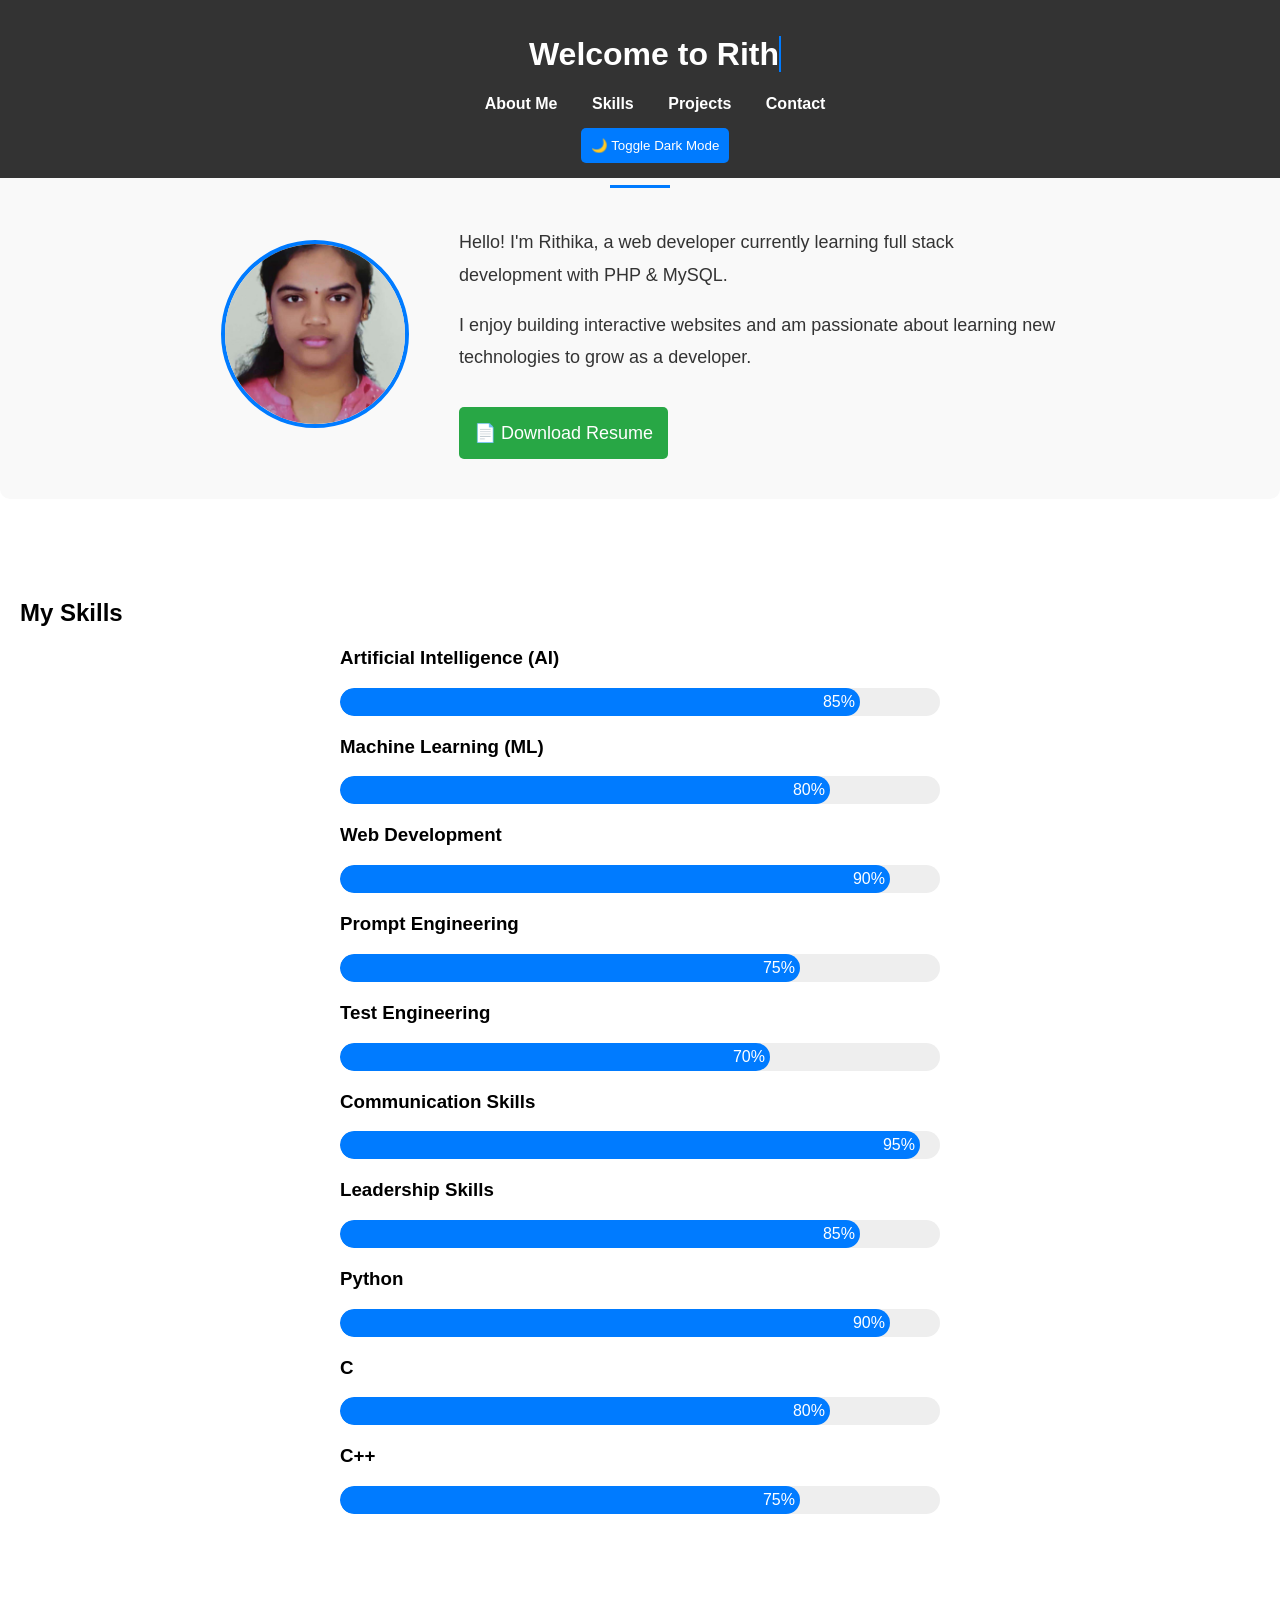
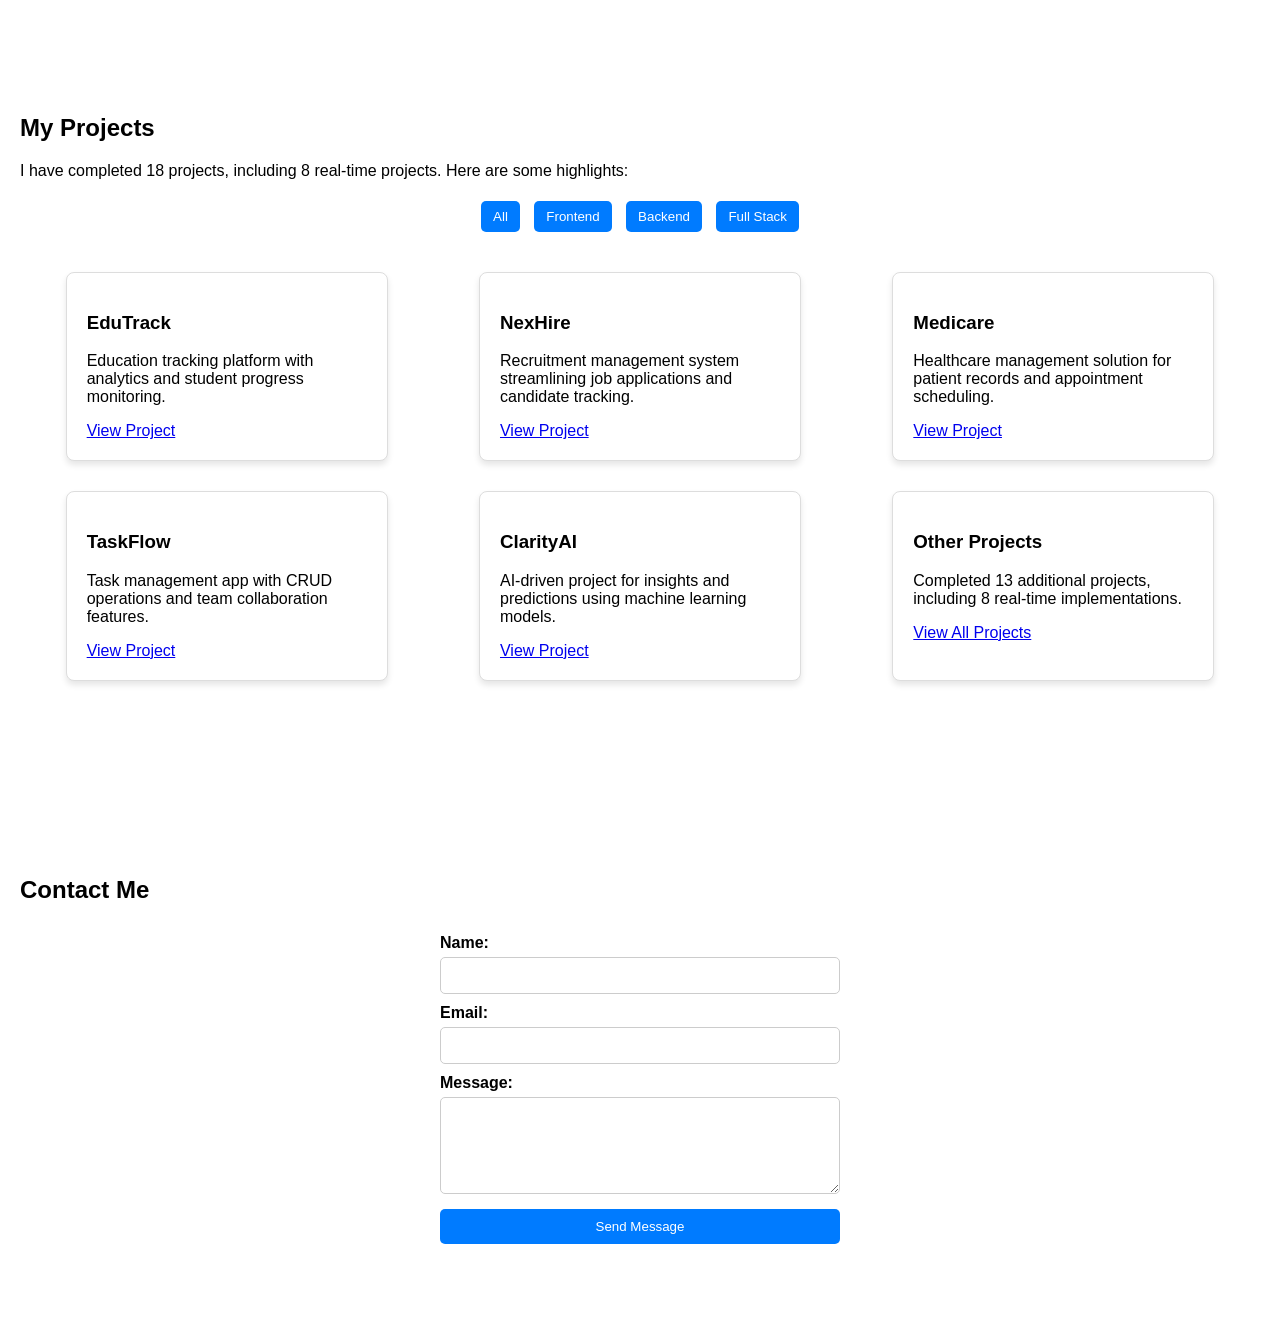
<file: index.html>
<!DOCTYPE html>
<html lang="en">
<head>
  <meta charset="UTF-8">
  <meta name="viewport" content="width=device-width, initial-scale=1.0">
  <title>Rithika's Portfolio</title>
  <link rel="stylesheet" href="style.css">
</head>
<body>
  <header>
    <h1><span id="typing"></span></h1>
    <nav>
      <ul>
        <li><a href="#about">About Me</a></li>
        <li><a href="#skills">Skills</a></li>
        <li><a href="#projects">Projects</a></li>
        <li><a href="#contact">Contact</a></li>
      </ul>
    </nav>
    <button id="darkModeToggle">🌙 Toggle Dark Mode</button>
  </header>

  <!-- About Section -->
  <section id="about">
    <h2>About Me</h2>
    <div class="about-container">
      <img src="profile.jpg" alt="Rithika's Profile Picture" class="profile-pic">
      <div class="about-text">
        <p>Hello! I'm Rithika, a web developer currently learning full stack development with PHP & MySQL.</p>
        <p>I enjoy building interactive websites and am passionate about learning new technologies to grow as a developer.</p>
        <a href="resume.pdf" download class="resume-btn">📄 Download Resume</a>
      </div>
    </div>
  </section>

  <!-- Skills Section -->
  <section id="skills">
    <h2>My Skills</h2>
    <div class="skills-container">
      <!-- Technical Skills -->
      <div class="skill"><h3>Artificial Intelligence (AI)</h3><div class="progress"><div class="progress-bar">85%</div></div></div>
      <div class="skill"><h3>Machine Learning (ML)</h3><div class="progress"><div class="progress-bar">80%</div></div></div>
      <div class="skill"><h3>Web Development</h3><div class="progress"><div class="progress-bar">90%</div></div></div>
      <div class="skill"><h3>Prompt Engineering</h3><div class="progress"><div class="progress-bar">75%</div></div></div>
      <div class="skill"><h3>Test Engineering</h3><div class="progress"><div class="progress-bar">70%</div></div></div>

      <!-- Other Skills -->
      <div class="skill"><h3>Communication Skills</h3><div class="progress"><div class="progress-bar">95%</div></div></div>
      <div class="skill"><h3>Leadership Skills</h3><div class="progress"><div class="progress-bar">85%</div></div></div>

      <!-- Programming Languages -->
      <div class="skill"><h3>Python</h3><div class="progress"><div class="progress-bar">90%</div></div></div>
      <div class="skill"><h3>C</h3><div class="progress"><div class="progress-bar">80%</div></div></div>
      <div class="skill"><h3>C++</h3><div class="progress"><div class="progress-bar">75%</div></div></div>
    </div>
  </section>

  <!-- Projects Section -->
  <section id="projects">
    <h2>My Projects</h2>
    <p>I have completed 18 projects, including 8 real-time projects. Here are some highlights:</p>

    <div class="filter-buttons">
      <button data-filter="all">All</button>
      <button data-filter="frontend">Frontend</button>
      <button data-filter="backend">Backend</button>
      <button data-filter="fullstack">Full Stack</button>
    </div>

    <div class="projects-container">
      <div class="project-card" data-category="fullstack">
        <h3>EduTrack</h3>
        <p>Education tracking platform with analytics and student progress monitoring.</p>
        <a href="#">View Project</a>
      </div>

      <div class="project-card" data-category="fullstack">
        <h3>NexHire</h3>
        <p>Recruitment management system streamlining job applications and candidate tracking.</p>
        <a href="#">View Project</a>
      </div>

      <div class="project-card" data-category="fullstack">
        <h3>Medicare</h3>
        <p>Healthcare management solution for patient records and appointment scheduling.</p>
        <a href="#">View Project</a>
      </div>

      <div class="project-card" data-category="backend">
        <h3>TaskFlow</h3>
        <p>Task management app with CRUD operations and team collaboration features.</p>
        <a href="#">View Project</a>
      </div>

      <div class="project-card" data-category="ai">
        <h3>ClarityAI</h3>
        <p>AI-driven project for insights and predictions using machine learning models.</p>
        <a href="#">View Project</a>
      </div>

      <!-- Link to Projects Summary -->
      <div class="project-card" data-category="fullstack">
        <h3>Other Projects</h3>
        <p>Completed 13 additional projects, including 8 real-time implementations.</p>
        <a href="allproject.html">View All Projects</a>
      </div>
    </div>
  </section>

  <!-- Contact Section -->
  <footer id="contact">
    <h2>Contact Me</h2>
    <form id="contactForm" action="contact.php" method="POST">
      <label for="name">Name:</label>
      <input type="text" id="name" name="name" required>

      <label for="email">Email:</label>
      <input type="email" id="email" name="email" required>

      <label for="message">Message:</label>
      <textarea id="message" name="message" rows="5" required></textarea>

      <button type="submit">Send Message</button>
    </form>
  </footer>

  <button id="backToTop">↑ Back to Top</button>
  <script src="script.js"></script>
</body>
</html>
</file>
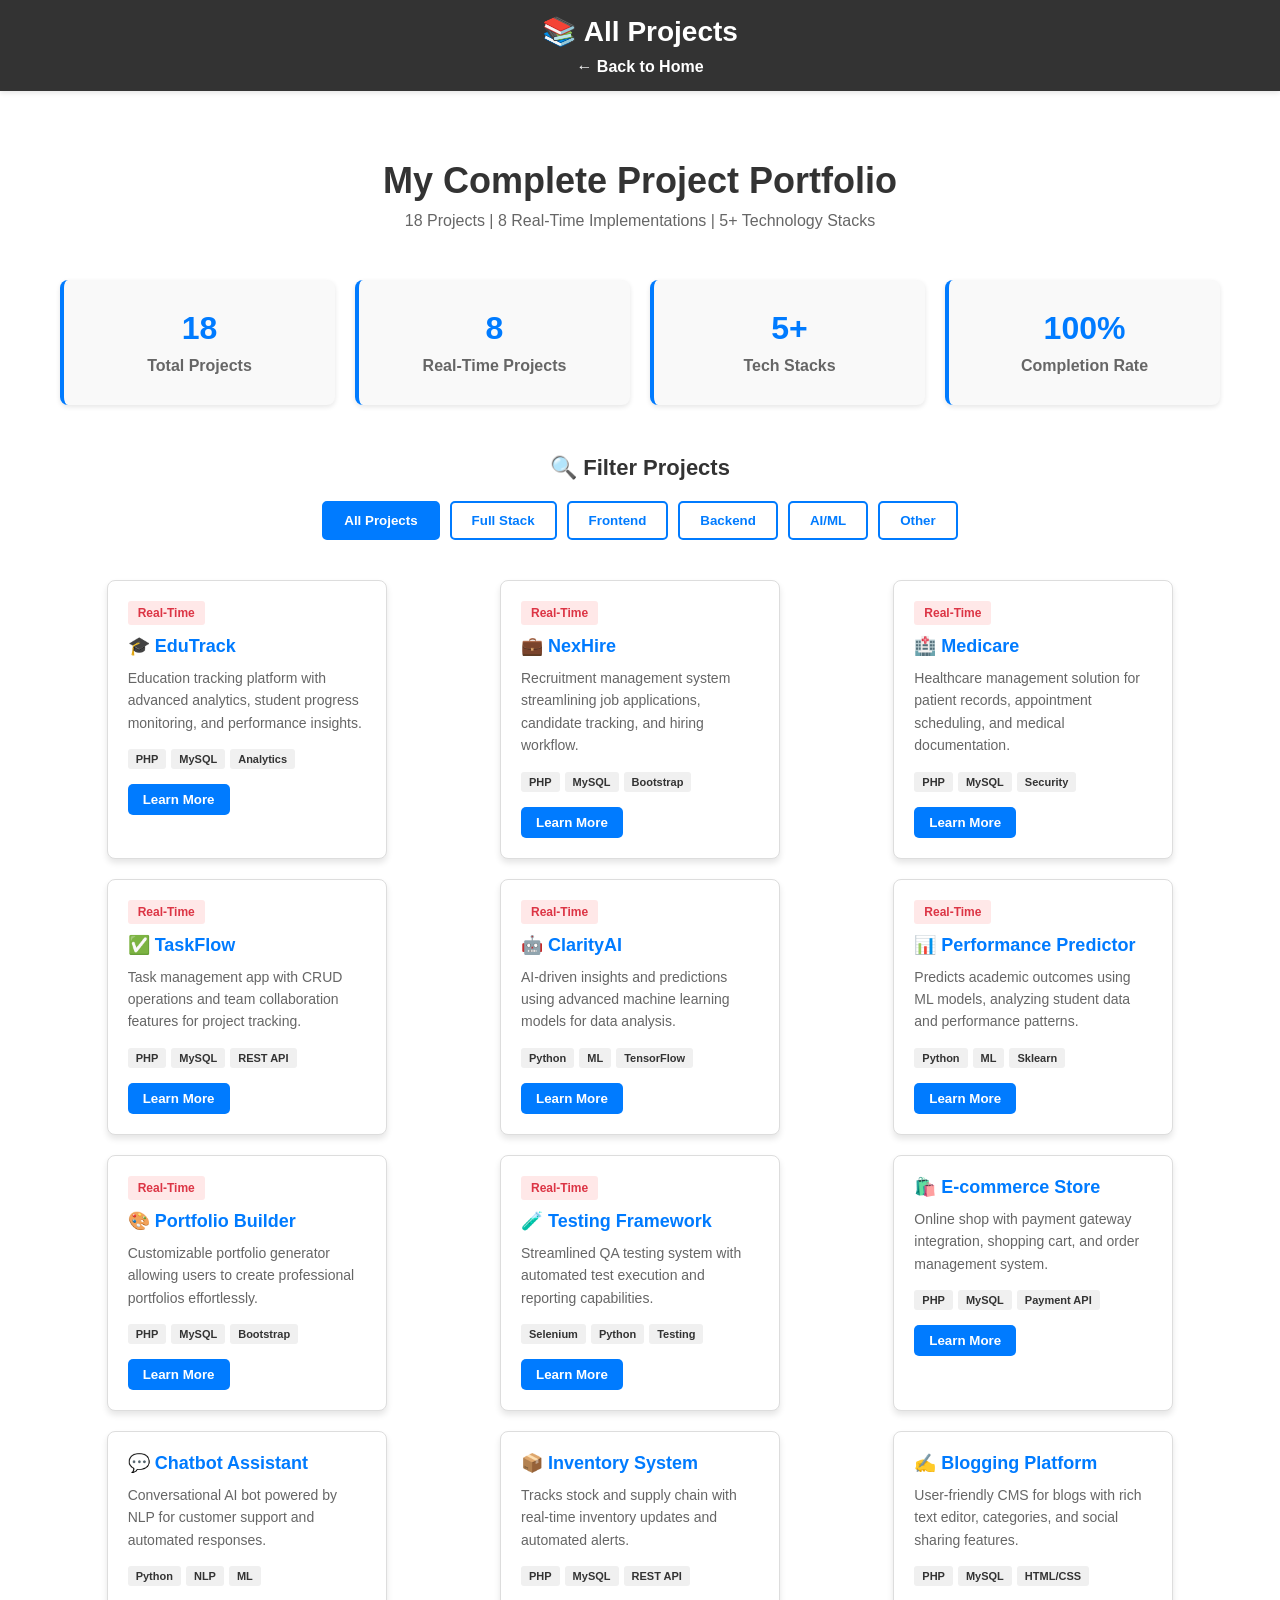
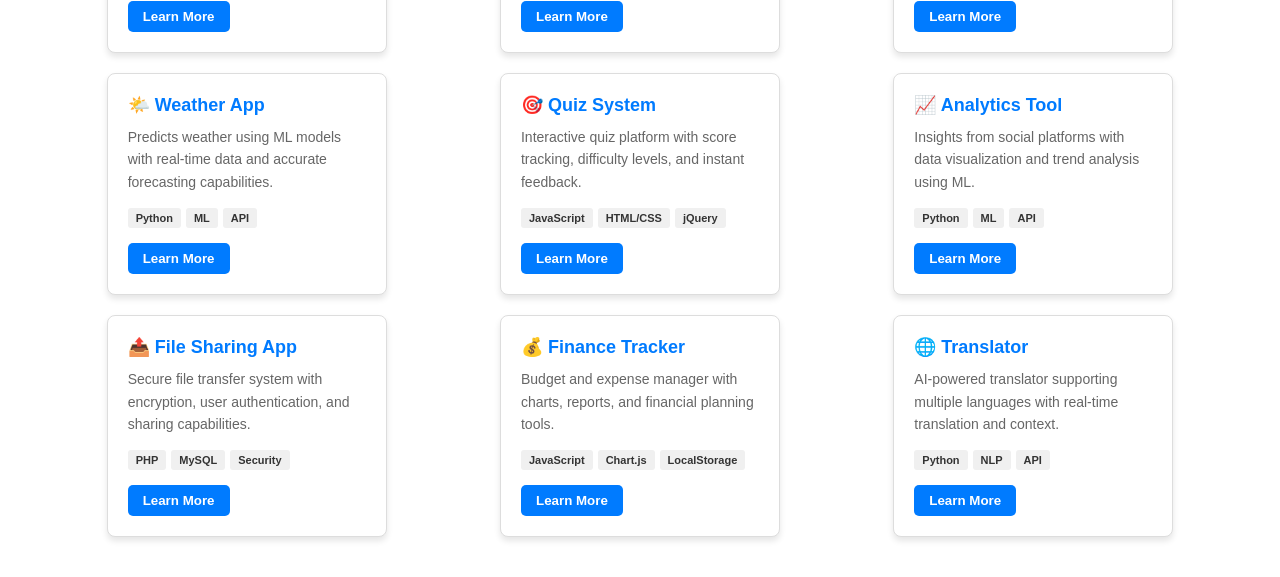
<file: allproject.html>
<!DOCTYPE html>
<html lang="en">
<head>
  <meta charset="UTF-8">
  <meta name="viewport" content="width=device-width, initial-scale=1.0">
  <title>All Projects - Rithika</title>
  <link rel="stylesheet" href="https://cdnjs.cloudflare.com/ajax/libs/font-awesome/6.4.0/css/all.min.css">
  <style>
    * {
      margin: 0;
      padding: 0;
      box-sizing: border-box;
    }

    body {
      font-family: Arial, sans-serif;
      background-color: white;
      color: #333;
    }

    /* Header - Same as index.html */
    header {
      background: #333;
      color: white;
      padding: 15px;
      text-align: center;
      position: fixed;
      top: 0;
      width: 100%;
      z-index: 1000;
      box-shadow: 0 2px 5px rgba(0,0,0,0.1);
    }

    header h1 {
      font-size: 28px;
      margin-bottom: 10px;
    }

    nav ul {
      list-style: none;
      margin: 0;
      padding: 0;
    }

    nav ul li {
      display: inline;
      margin: 0 15px;
    }

    nav ul li a {
      color: white;
      text-decoration: none;
      font-weight: bold;
    }

    nav ul li a:hover {
      color: #007BFF;
    }

    /* Main Content */
    main {
      margin-top: 120px;
      padding: 40px 20px;
      max-width: 1200px;
      margin-left: auto;
      margin-right: auto;
    }

    /* Page Title */
    .page-title {
      text-align: center;
      margin-bottom: 50px;
    }

    .page-title h2 {
      font-size: 36px;
      color: #333;
      margin-bottom: 10px;
    }

    .page-title p {
      font-size: 16px;
      color: #666;
      margin-bottom: 20px;
    }

    /* Stats Section - Same as index.html skills style */
    .stats-container {
      display: grid;
      grid-template-columns: repeat(auto-fit, minmax(200px, 1fr));
      gap: 20px;
      margin-bottom: 50px;
    }

    .stat-box {
      background: #f9f9f9;
      padding: 30px;
      text-align: center;
      border-radius: 8px;
      box-shadow: 0 2px 5px rgba(0,0,0,0.1);
      border-left: 4px solid #007BFF;
    }

    .stat-box h3 {
      font-size: 32px;
      color: #007BFF;
      margin-bottom: 10px;
    }

    .stat-box p {
      color: #666;
      font-weight: bold;
    }

    /* Filter Buttons - Same as index.html button style */
    .filter-section {
      text-align: center;
      margin-bottom: 40px;
    }

    .filter-section h3 {
      color: #333;
      margin-bottom: 20px;
      font-size: 22px;
    }

    .filter-buttons {
      display: flex;
      justify-content: center;
      gap: 10px;
      flex-wrap: wrap;
    }

    .filter-btn {
      padding: 10px 20px;
      border: 2px solid #007BFF;
      background: white;
      color: #007BFF;
      border-radius: 5px;
      cursor: pointer;
      font-weight: bold;
      transition: 0.3s;
    }

    .filter-btn:hover,
    .filter-btn.active {
      background: #007BFF;
      color: white;
    }

    /* Projects Grid - Same as index.html project card style */
    .projects-container {
      display: flex;
      justify-content: space-around;
      flex-wrap: wrap;
      gap: 20px;
    }

    .project-card {
      background: #fff;
      border: 1px solid #ddd;
      border-radius: 8px;
      width: 280px;
      padding: 20px;
      box-shadow: 0 4px 6px rgba(0,0,0,0.1);
      transition: 0.3s;
      display: none;
    }

    .project-card.active {
      display: block;
      animation: slideIn 0.3s ease-out;
    }

    @keyframes slideIn {
      from {
        opacity: 0;
        transform: translateY(10px);
      }
      to {
        opacity: 1;
        transform: translateY(0);
      }
    }

    .project-card:hover {
      transform: translateY(-5px);
      box-shadow: 0 8px 15px rgba(0,0,0,0.2);
    }

    .project-card h3 {
      color: #007BFF;
      margin-bottom: 10px;
      font-size: 18px;
    }

    .project-card p {
      color: #666;
      font-size: 14px;
      line-height: 1.6;
      margin-bottom: 15px;
    }

    .project-category {
      display: inline-block;
      background: #e8f4fd;
      color: #007BFF;
      padding: 5px 10px;
      border-radius: 3px;
      font-size: 12px;
      font-weight: bold;
      margin-bottom: 10px;
    }

    .project-category.realtime {
      background: #ffe8e8;
      color: #dc3545;
    }

    .project-category.frontend {
      background: #e8f4fd;
      color: #0056b3;
    }

    .project-category.backend {
      background: #f0e8f4;
      color: #6f42c1;
    }

    .project-category.fullstack {
      background: #e8f4e8;
      color: #28a745;
    }

    .project-category.aiml {
      background: #fff3e0;
      color: #ff9800;
    }

    .project-technologies {
      display: flex;
      flex-wrap: wrap;
      gap: 5px;
      margin-bottom: 15px;
    }

    .tech-tag {
      background: #f0f0f0;
      color: #333;
      padding: 4px 8px;
      border-radius: 3px;
      font-size: 11px;
      font-weight: bold;
    }

    .project-link {
      display: inline-block;
      padding: 8px 15px;
      background: #007BFF;
      color: white;
      text-decoration: none;
      border-radius: 5px;
      font-weight: bold;
      transition: 0.3s;
      border: none;
      cursor: pointer;
    }

    .project-link:hover {
      background: #0056b3;
    }

    /* No Results */
    .no-results {
      text-align: center;
      padding: 50px 20px;
      color: #666;
      font-size: 18px;
      display: none;
    }

    /* Back Button */
    .back-btn {
      display: inline-block;
      padding: 10px 20px;
      background: #28a745;
      color: white;
      text-decoration: none;
      border-radius: 5px;
      margin-bottom: 30px;
      font-weight: bold;
      transition: 0.3s;
    }

    .back-btn:hover {
      background: #218838;
    }

    /* Dark Mode */
    body.dark-mode {
      background: #121212;
      color: #f4f4f4;
    }

    body.dark-mode main {
      background: #1a1a1a;
    }

    body.dark-mode .stat-box {
      background: #2d2d2d;
      color: #f4f4f4;
      border-left-color: #007BFF;
    }

    body.dark-mode .stat-box h3 {
      color: #007BFF;
    }

    body.dark-mode .project-card {
      background: #2d2d2d;
      border-color: #3d3d3d;
      color: #f4f4f4;
    }

    body.dark-mode .project-card h3 {
      color: #007BFF;
    }

    body.dark-mode .project-card p {
      color: #ccc;
    }

    body.dark-mode .filter-section h3 {
      color: #f4f4f4;
    }

    body.dark-mode .page-title h2 {
      color: #f4f4f4;
    }

    body.dark-mode .page-title p {
      color: #bbb;
    }

    /* Responsive */
    @media (max-width: 768px) {
      header {
        padding: 10px;
      }

      header h1 {
        font-size: 20px;
      }

      nav ul li {
        display: block;
        margin: 5px 0;
      }

      main {
        margin-top: 150px;
        padding: 20px 10px;
      }

      .page-title h2 {
        font-size: 24px;
      }

      .projects-container {
        justify-content: center;
      }

      .project-card {
        width: 95%;
      }

      .stats-container {
        grid-template-columns: repeat(2, 1fr);
      }

      .filter-buttons {
        gap: 5px;
      }

      .filter-btn {
        padding: 8px 12px;
        font-size: 12px;
      }
    }

    @media (max-width: 480px) {
      header h1 {
        font-size: 18px;
      }

      main {
        margin-top: 140px;
      }

      .page-title h2 {
        font-size: 20px;
      }

      .stats-container {
        grid-template-columns: 1fr;
      }

      .project-card {
        width: 100%;
        margin: 10px auto;
      }
    }
  </style>
</head>

<body>

<!-- Header (Same as index.html) -->
<header>
  <h1>📚 All Projects</h1>
  <nav>
    <ul>
      <li><a href="index.html">← Back to Home</a></li>
    </ul>
  </nav>
</header>

<!-- Main Content -->
<main>
  <!-- Page Title -->
  <div class="page-title">
    <h2>My Complete Project Portfolio</h2>
    <p>18 Projects | 8 Real-Time Implementations | 5+ Technology Stacks</p>
  </div>

  <!-- Statistics -->
  <div class="stats-container">
    <div class="stat-box">
      <h3>18</h3>
      <p>Total Projects</p>
    </div>
    <div class="stat-box">
      <h3>8</h3>
      <p>Real-Time Projects</p>
    </div>
    <div class="stat-box">
      <h3>5+</h3>
      <p>Tech Stacks</p>
    </div>
    <div class="stat-box">
      <h3>100%</h3>
      <p>Completion Rate</p>
    </div>
  </div>

  <!-- Filter Section -->
  <div class="filter-section">
    <h3>🔍 Filter Projects</h3>
    <div class="filter-buttons">
      <button class="filter-btn active" data-filter="all">All Projects</button>
      <button class="filter-btn" data-filter="fullstack">Full Stack</button>
      <button class="filter-btn" data-filter="frontend">Frontend</button>
      <button class="filter-btn" data-filter="backend">Backend</button>
      <button class="filter-btn" data-filter="aiml">AI/ML</button>
      <button class="filter-btn" data-filter="other">Other</button>
    </div>
  </div>

  <!-- Projects Grid -->
  <div class="projects-container">
    <!-- 1. EduTrack -->
    <div class="project-card active" data-category="fullstack">
      <span class="project-category realtime">Real-Time</span>
      <h3>🎓 EduTrack</h3>
      <p>Education tracking platform with advanced analytics, student progress monitoring, and performance insights.</p>
      <div class="project-technologies">
        <span class="tech-tag">PHP</span>
        <span class="tech-tag">MySQL</span>
        <span class="tech-tag">Analytics</span>
      </div>
      <button class="project-link" onclick="alert('Project details coming soon!')">Learn More</button>
    </div>

    <!-- 2. NexHire -->
    <div class="project-card active" data-category="fullstack">
      <span class="project-category realtime">Real-Time</span>
      <h3>💼 NexHire</h3>
      <p>Recruitment management system streamlining job applications, candidate tracking, and hiring workflow.</p>
      <div class="project-technologies">
        <span class="tech-tag">PHP</span>
        <span class="tech-tag">MySQL</span>
        <span class="tech-tag">Bootstrap</span>
      </div>
      <button class="project-link" onclick="alert('Project details coming soon!')">Learn More</button>
    </div>

    <!-- 3. Medicare -->
    <div class="project-card active" data-category="fullstack">
      <span class="project-category realtime">Real-Time</span>
      <h3>🏥 Medicare</h3>
      <p>Healthcare management solution for patient records, appointment scheduling, and medical documentation.</p>
      <div class="project-technologies">
        <span class="tech-tag">PHP</span>
        <span class="tech-tag">MySQL</span>
        <span class="tech-tag">Security</span>
      </div>
      <button class="project-link" onclick="alert('Project details coming soon!')">Learn More</button>
    </div>

    <!-- 4. TaskFlow -->
    <div class="project-card active" data-category="backend">
      <span class="project-category realtime">Real-Time</span>
      <h3>✅ TaskFlow</h3>
      <p>Task management app with CRUD operations and team collaboration features for project tracking.</p>
      <div class="project-technologies">
        <span class="tech-tag">PHP</span>
        <span class="tech-tag">MySQL</span>
        <span class="tech-tag">REST API</span>
      </div>
      <button class="project-link" onclick="alert('Project details coming soon!')">Learn More</button>
    </div>

    <!-- 5. ClarityAI -->
    <div class="project-card active" data-category="aiml">
      <span class="project-category realtime">Real-Time</span>
      <h3>🤖 ClarityAI</h3>
      <p>AI-driven insights and predictions using advanced machine learning models for data analysis.</p>
      <div class="project-technologies">
        <span class="tech-tag">Python</span>
        <span class="tech-tag">ML</span>
        <span class="tech-tag">TensorFlow</span>
      </div>
      <button class="project-link" onclick="alert('Project details coming soon!')">Learn More</button>
    </div>

    <!-- 6. Student Performance Predictor -->
    <div class="project-card active" data-category="aiml">
      <span class="project-category realtime">Real-Time</span>
      <h3>📊 Performance Predictor</h3>
      <p>Predicts academic outcomes using ML models, analyzing student data and performance patterns.</p>
      <div class="project-technologies">
        <span class="tech-tag">Python</span>
        <span class="tech-tag">ML</span>
        <span class="tech-tag">Sklearn</span>
      </div>
      <button class="project-link" onclick="alert('Project details coming soon!')">Learn More</button>
    </div>

    <!-- 7. Portfolio Website Builder -->
    <div class="project-card active" data-category="fullstack">
      <span class="project-category realtime">Real-Time</span>
      <h3>🎨 Portfolio Builder</h3>
      <p>Customizable portfolio generator allowing users to create professional portfolios effortlessly.</p>
      <div class="project-technologies">
        <span class="tech-tag">PHP</span>
        <span class="tech-tag">MySQL</span>
        <span class="tech-tag">Bootstrap</span>
      </div>
      <button class="project-link" onclick="alert('Project details coming soon!')">Learn More</button>
    </div>

    <!-- 8. Automated Testing Framework -->
    <div class="project-card active" data-category="other">
      <span class="project-category realtime">Real-Time</span>
      <h3>🧪 Testing Framework</h3>
      <p>Streamlined QA testing system with automated test execution and reporting capabilities.</p>
      <div class="project-technologies">
        <span class="tech-tag">Selenium</span>
        <span class="tech-tag">Python</span>
        <span class="tech-tag">Testing</span>
      </div>
      <button class="project-link" onclick="alert('Project details coming soon!')">Learn More</button>
    </div>

    <!-- 9. E-commerce Store -->
    <div class="project-card active" data-category="fullstack">
      <h3>🛍️ E-commerce Store</h3>
      <p>Online shop with payment gateway integration, shopping cart, and order management system.</p>
      <div class="project-technologies">
        <span class="tech-tag">PHP</span>
        <span class="tech-tag">MySQL</span>
        <span class="tech-tag">Payment API</span>
      </div>
      <button class="project-link" onclick="alert('Project details coming soon!')">Learn More</button>
    </div>

    <!-- 10. Chatbot Assistant -->
    <div class="project-card active" data-category="aiml">
      <h3>💬 Chatbot Assistant</h3>
      <p>Conversational AI bot powered by NLP for customer support and automated responses.</p>
      <div class="project-technologies">
        <span class="tech-tag">Python</span>
        <span class="tech-tag">NLP</span>
        <span class="tech-tag">ML</span>
      </div>
      <button class="project-link" onclick="alert('Project details coming soon!')">Learn More</button>
    </div>

    <!-- 11. Inventory Management System -->
    <div class="project-card active" data-category="backend">
      <h3>📦 Inventory System</h3>
      <p>Tracks stock and supply chain with real-time inventory updates and automated alerts.</p>
      <div class="project-technologies">
        <span class="tech-tag">PHP</span>
        <span class="tech-tag">MySQL</span>
        <span class="tech-tag">REST API</span>
      </div>
      <button class="project-link" onclick="alert('Project details coming soon!')">Learn More</button>
    </div>

    <!-- 12. Blogging Platform -->
    <div class="project-card active" data-category="frontend">
      <h3>✍️ Blogging Platform</h3>
      <p>User-friendly CMS for blogs with rich text editor, categories, and social sharing features.</p>
      <div class="project-technologies">
        <span class="tech-tag">PHP</span>
        <span class="tech-tag">MySQL</span>
        <span class="tech-tag">HTML/CSS</span>
      </div>
      <button class="project-link" onclick="alert('Project details coming soon!')">Learn More</button>
    </div>

    <!-- 13. Weather Forecasting App -->
    <div class="project-card active" data-category="aiml">
      <h3>🌤️ Weather App</h3>
      <p>Predicts weather using ML models with real-time data and accurate forecasting capabilities.</p>
      <div class="project-technologies">
        <span class="tech-tag">Python</span>
        <span class="tech-tag">ML</span>
        <span class="tech-tag">API</span>
      </div>
      <button class="project-link" onclick="alert('Project details coming soon!')">Learn More</button>
    </div>

    <!-- 14. Online Quiz System -->
    <div class="project-card active" data-category="frontend">
      <h3>🎯 Quiz System</h3>
      <p>Interactive quiz platform with score tracking, difficulty levels, and instant feedback.</p>
      <div class="project-technologies">
        <span class="tech-tag">JavaScript</span>
        <span class="tech-tag">HTML/CSS</span>
        <span class="tech-tag">jQuery</span>
      </div>
      <button class="project-link" onclick="alert('Project details coming soon!')">Learn More</button>
    </div>

    <!-- 15. Social Media Analytics Tool -->
    <div class="project-card active" data-category="aiml">
      <h3>📈 Analytics Tool</h3>
      <p>Insights from social platforms with data visualization and trend analysis using ML.</p>
      <div class="project-technologies">
        <span class="tech-tag">Python</span>
        <span class="tech-tag">ML</span>
        <span class="tech-tag">API</span>
      </div>
      <button class="project-link" onclick="alert('Project details coming soon!')">Learn More</button>
    </div>

    <!-- 16. File Sharing Application -->
    <div class="project-card active" data-category="fullstack">
      <h3>📤 File Sharing App</h3>
      <p>Secure file transfer system with encryption, user authentication, and sharing capabilities.</p>
      <div class="project-technologies">
        <span class="tech-tag">PHP</span>
        <span class="tech-tag">MySQL</span>
        <span class="tech-tag">Security</span>
      </div>
      <button class="project-link" onclick="alert('Project details coming soon!')">Learn More</button>
    </div>

    <!-- 17. Personal Finance Tracker -->
    <div class="project-card active" data-category="frontend">
      <h3>💰 Finance Tracker</h3>
      <p>Budget and expense manager with charts, reports, and financial planning tools.</p>
      <div class="project-technologies">
        <span class="tech-tag">JavaScript</span>
        <span class="tech-tag">Chart.js</span>
        <span class="tech-tag">LocalStorage</span>
      </div>
      <button class="project-link" onclick="alert('Project details coming soon!')">Learn More</button>
    </div>

    <!-- 18. Language Translation App -->
    <div class="project-card active" data-category="aiml">
      <h3>🌐 Translator</h3>
      <p>AI-powered translator supporting multiple languages with real-time translation and context.</p>
      <div class="project-technologies">
        <span class="tech-tag">Python</span>
        <span class="tech-tag">NLP</span>
        <span class="tech-tag">API</span>
      </div>
      <button class="project-link" onclick="alert('Project details coming soon!')">Learn More</button>
    </div>
  </div>

  <!-- No Results Message -->
  <div class="no-results">
    <p>No projects found in this category</p>
  </div>
</main>

<!-- JavaScript for Filtering -->
<script>
  const filterButtons = document.querySelectorAll('.filter-btn');
  const projectCards = document.querySelectorAll('.project-card');
  const noResults = document.querySelector('.no-results');

  filterButtons.forEach(button => {
    button.addEventListener('click', () => {
      // Remove active class from all buttons
      filterButtons.forEach(btn => btn.classList.remove('active'));
      // Add active class to clicked button
      button.classList.add('active');

      const filterValue = button.getAttribute('data-filter');
      let hasVisibleProjects = false;

      // Show/Hide projects based on filter
      projectCards.forEach(card => {
        if (filterValue === 'all' || card.getAttribute('data-category') === filterValue) {
          card.classList.add('active');
          hasVisibleProjects = true;
        } else {
          card.classList.remove('active');
        }
      });

      // Show/Hide no results message
      noResults.style.display = hasVisibleProjects ? 'none' : 'block';
    });
  });

  // Dark mode toggle (sync with main portfolio)
  const darkModeToggle = document.getElementById("darkModeToggle");
  if (darkModeToggle) {
    darkModeToggle.addEventListener("click", () => {
      document.body.classList.toggle("dark-mode");
    });
  }
</script>

</body>
</html>
</file>
<file: style.css>
body {
  font-family: Arial, sans-serif;
  margin: 0;
  padding: 0;
}

header {
  background: #333;
  color: white;
  padding: 15px;
  text-align: center;
  position: fixed;
  top: 0;
  width: 100%;
  z-index: 1000;
}

nav ul {
  list-style: none;
  margin: 0;
  padding: 0;
}

nav ul li {
  display: inline;
  margin: 0 15px;
}

nav ul li a {
  color: white;
  text-decoration: none;
  font-weight: bold;
}

nav ul li a:hover {
  color: #007BFF;
}

section, footer {
  padding: 80px 20px;
}

/* About Section */
#about {
  background: #f9f9f9;          /* subtle background */
  border-radius: 10px;
  padding: 40px 20px;
  margin-top: 80px;             /* extra space below header */
}

.about-container {
  display: flex;
  align-items: center;          /* center image and text vertically */
  justify-content: center;
  gap: 50px;                    /* more space between image and text */
  flex-wrap: wrap;              /* allow wrapping on smaller screens */
}

.profile-pic {
  width: 180px;
  height: 180px;
  border-radius: 50%;
  border: 4px solid #007BFF;
  object-fit: cover;
}

.about-text {
  max-width: 600px;
  font-size: 18px;
  line-height: 1.8;
  color: #333;
}

#about h2 {
  text-align: center;
  font-size: 28px;
  margin-bottom: 20px;
  position: relative;
}

#about h2::after {
  content: "";
  display: block;
  width: 60px;
  height: 3px;
  background: #007BFF;
  margin: 10px auto 0;
}


/* Skills Section */
.skills-container {
  max-width: 600px;
  margin: 0 auto;
}

.skill {
  margin-bottom: 20px;
}

.progress {
  background: #eee;
  border-radius: 20px;
  overflow: hidden;
}

.progress-bar {
  background: #007BFF;
  color: white;
  padding: 5px;
  text-align: right;
  border-radius: 20px;
  width: 0; /* start at 0 for animation */
}

/* Projects Section */
.projects-container {
  display: flex;
  justify-content: space-around;
  flex-wrap: wrap;
}

.project-card {
  background: #fff;
  border: 1px solid #ddd;
  border-radius: 8px;
  width: 280px;
  margin: 15px;
  padding: 20px;
  box-shadow: 0 4px 6px rgba(0,0,0,0.1);
}

.filter-buttons {
  text-align: center;
  margin-bottom: 20px;
}

.filter-buttons button {
  margin: 5px;
  padding: 8px 12px;
  border: none;
  background: #007BFF;
  color: white;
  border-radius: 5px;
  cursor: pointer;
}

/* Contact Form */
form {
  max-width: 400px;
  margin: 0 auto;
  display: flex;
  flex-direction: column;
}

label {
  margin-top: 10px;
  font-weight: bold;
}

input, textarea {
  padding: 10px;
  margin-top: 5px;
  border: 1px solid #ccc;
  border-radius: 5px;
}

button {
  margin-top: 15px;
  padding: 10px;
  background: #007BFF;
  color: white;
  border: none;
  border-radius: 5px;
  cursor: pointer;
}

button:hover {
  background: #0056b3;
}

.resume-btn {
  display: inline-block;
  margin-top: 15px;
  padding: 10px 15px;
  background: #28a745;
  color: white;
  text-decoration: none;
  border-radius: 5px;
}

.resume-btn:hover {
  background: #218838;
}

/* Back to Top */
#backToTop {
  position: fixed;
  bottom: 30px;
  right: 30px;
  background: #007BFF;
  color: white;
  border: none;
  padding: 12px 18px;
  border-radius: 50px;
  cursor: pointer;
  display: none;
}

/* Dark Mode */
body.dark-mode {
  background: #121212;
  color: #f4f4f4;
}

body.dark-mode header {
  background: #222;
}

body.dark-mode .project-card {
  background: #1e1e1e;
  color: #f4f4f4;
}

/* Typing Animation */
#typing {
  border-right: 2px solid #007BFF;
  white-space: nowrap;
  overflow: hidden;
}

/* Responsive Design */
@media (max-width: 600px) {
  nav ul li {
    display: block;
    margin: 10px 0;
  }

  .about-container {
  flex-direction: column;
  text-align: center;
}

.about-text {
  max-width: 100%;
  padding: 0 15px;
}

  .projects-container {
    flex-direction: column;
    align-items: center;
  }

  .project-card {
    width: 90%;
  }

  form {
    width: 90%;
  }
}
</file>
